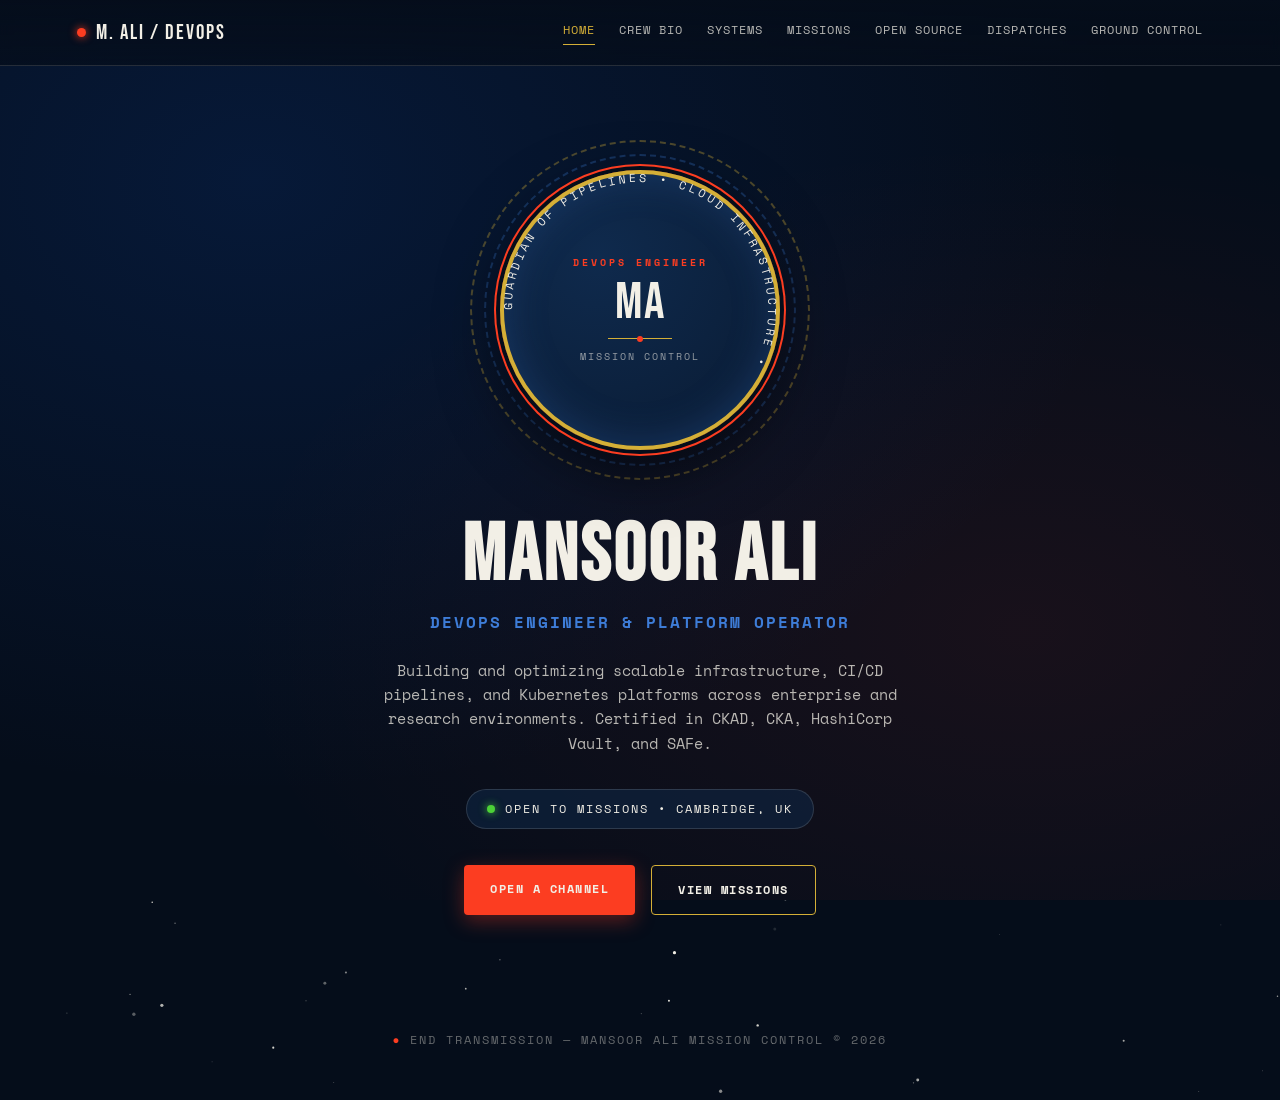
<file: index.html>
<!DOCTYPE html>
<html lang="en">

<head>
  <meta charset="UTF-8">
  <meta name="viewport" content="width=device-width, initial-scale=1.0">
  <title>Mansoor Ali — DevOps Engineer</title>
  <link rel="preconnect" href="https://fonts.googleapis.com">
  <link rel="preconnect" href="https://fonts.gstatic.com" crossorigin>
  <link href="https://fonts.googleapis.com/css2?family=Bebas+Neue&family=Space+Mono:wght@400;700&display=swap"
    rel="stylesheet">
  <link rel="stylesheet" href="styles.css">
</head>

<body>

  <canvas id="starfield"></canvas>
  <div id="stars"></div>

  <div class="content">

    <nav>
      <a class="nav-brand" href="index.html"><span class="dot"></span> M. ALI / DEVOPS</a>
      <button class="nav-toggle" aria-label="Toggle menu">MENU</button>
      <div class="nav-links">
        <a href="index.html" class="active">Home</a>
        <a href="about.html">Crew Bio</a>
        <a href="skills.html">Systems</a>
        <a href="projects.html">Missions</a>
        <a href="opensource.html">Open Source</a>
        <a href="blog.html">Dispatches</a>
        <a href="contact.html">Ground Control</a>
      </div>
    </nav>

    <header class="hero">
      <div class="patch-wrap">
        <div class="patch-ring"></div>
        <div class="patch-ring r2"></div>
        <div class="patch-core">
          <span class="role">DevOps Engineer</span>
          <span class="initials">MA</span>
          <span class="orbit-icon"></span>
          <span class="designation">MISSION CONTROL</span>
        </div>
        <svg class="patch-text" viewBox="0 0 340 340">
          <defs>
            <path id="circlePath" d="M170,170 m-128,0 a128,128 0 1,1 256,0 a128,128 0 1,1 -256,0"></path>
          </defs>
          <text>
            <textPath href="#circlePath">GUARDIAN OF PIPELINES &bull; CLOUD INFRASTRUCTURE &bull; </textPath>
          </text>
        </svg>
      </div>

      <h1>MANSOOR ALI</h1>
      <div class="subtitle">DevOps Engineer &amp; Platform Operator</div>
      <p class="tagline">Building and optimizing scalable infrastructure, CI/CD pipelines, and Kubernetes platforms
        across enterprise and research environments. Certified in CKAD, CKA, HashiCorp Vault, and SAFe.</p>

      <div class="status-strip">
        <span class="led"></span>
        Open to Missions &bull; Cambridge, UK
      </div>

      <div class="hero-ctas">
        <a class="btn btn-primary" href="contact.html">Open a Channel</a>
        <a class="btn btn-outline" href="projects.html">View Missions</a>
      </div>
    </header>

    <footer><span class="blink">&#9679;</span> END TRANSMISSION &mdash; MANSOOR ALI MISSION CONTROL &copy; 2026</footer>

  </div>

  <script src="starfield.js"></script>
</body>

</html>
</file>
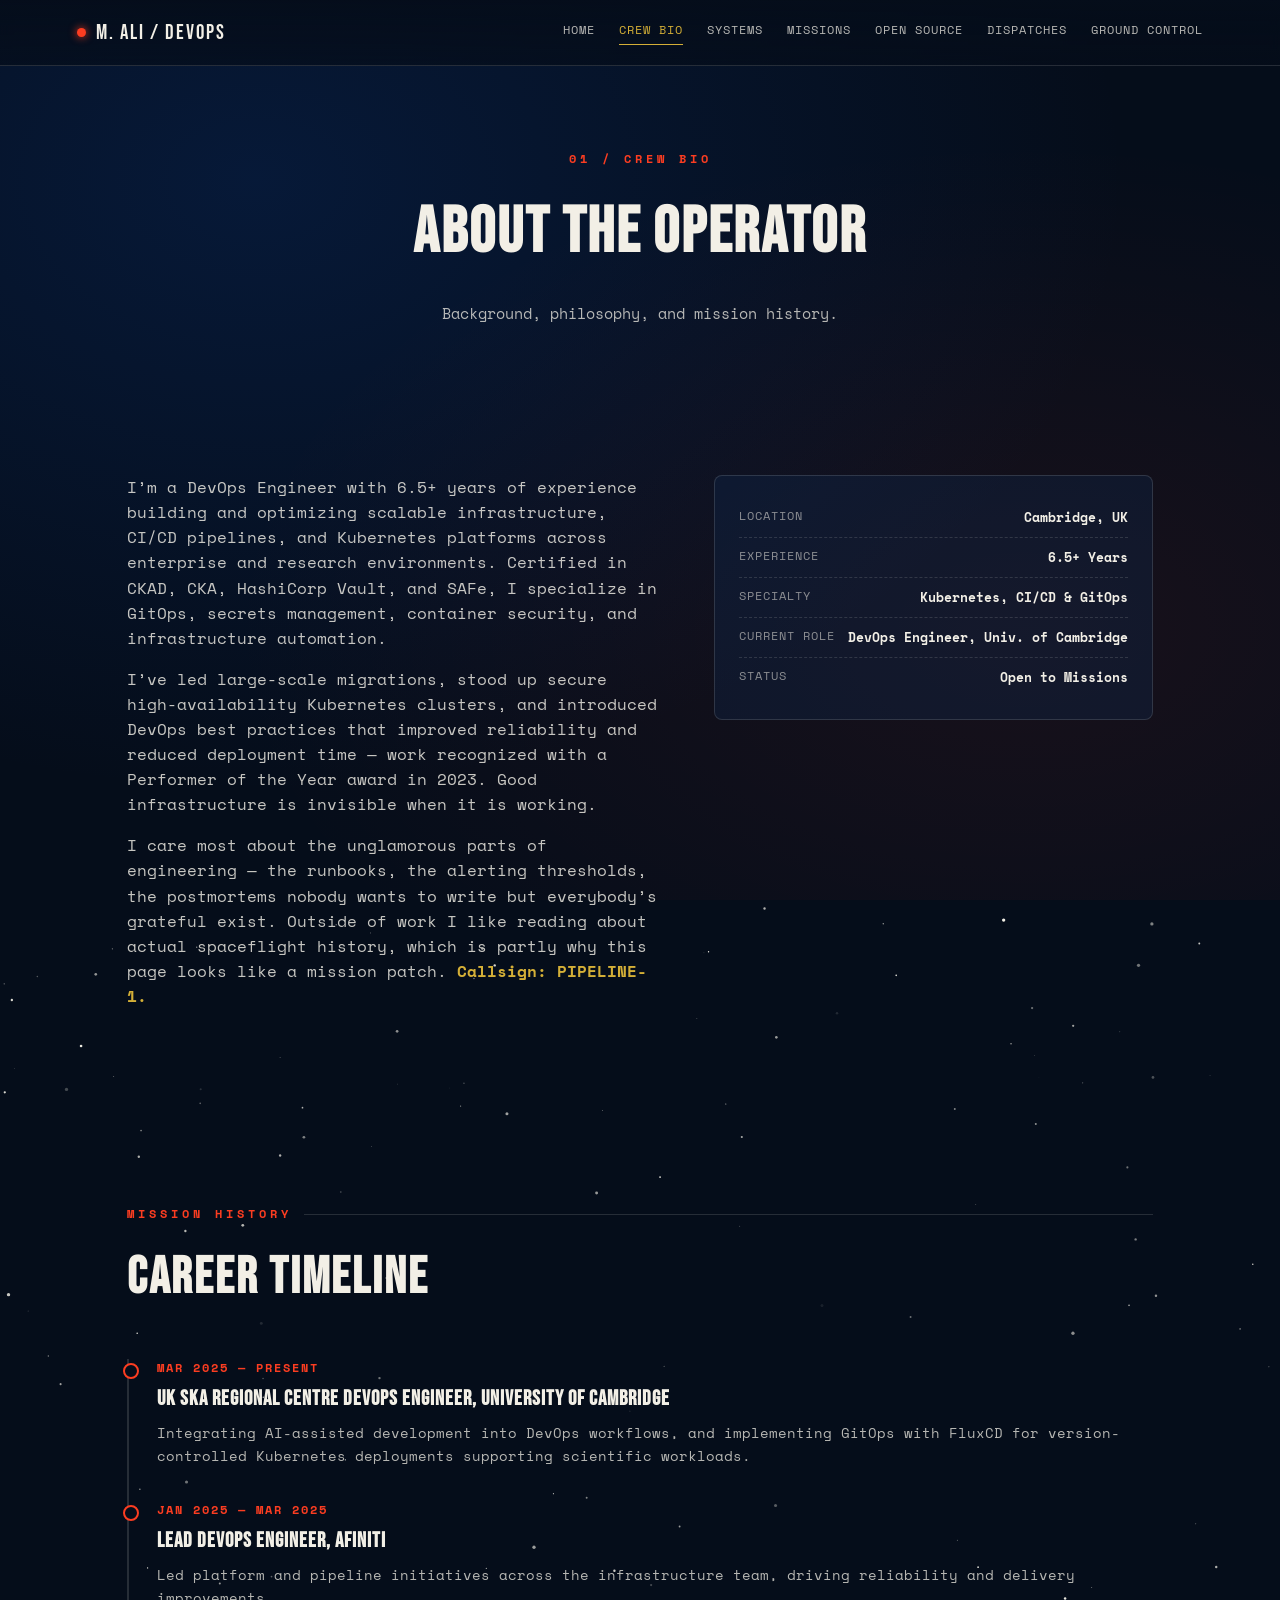
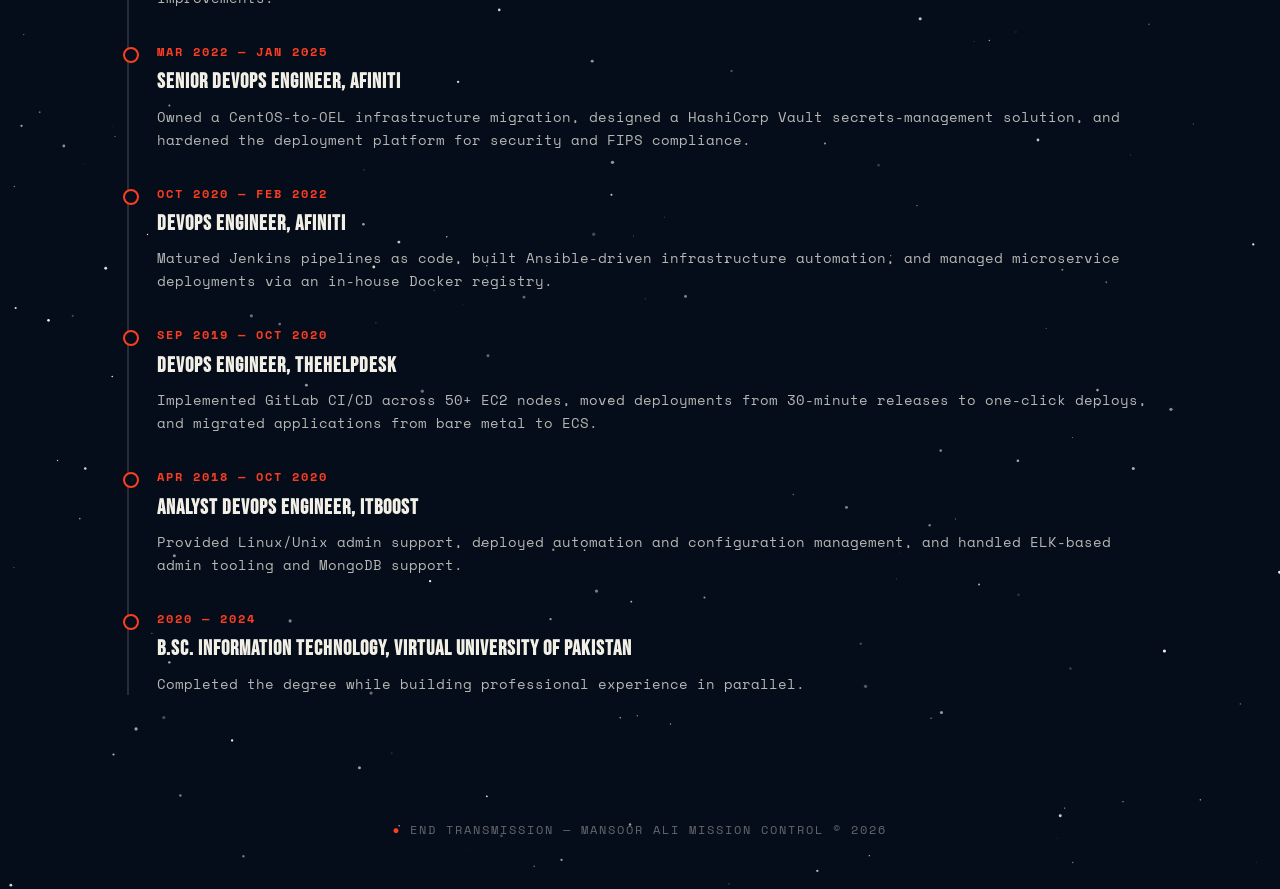
<file: about.html>
<!DOCTYPE html>
<html lang="en">

<head>
  <meta charset="UTF-8">
  <meta name="viewport" content="width=device-width, initial-scale=1.0">
  <title>Crew Bio — Mansoor Ali</title>
  <link rel="preconnect" href="https://fonts.googleapis.com">
  <link rel="preconnect" href="https://fonts.gstatic.com" crossorigin>
  <link href="https://fonts.googleapis.com/css2?family=Bebas+Neue&family=Space+Mono:wght@400;700&display=swap"
    rel="stylesheet">
  <link rel="stylesheet" href="styles.css">
</head>

<body>

  <canvas id="starfield"></canvas>
  <div id="stars"></div>

  <div class="content">

    <nav>
      <a class="nav-brand" href="index.html"><span class="dot"></span> M. ALI / DEVOPS</a>
      <button class="nav-toggle" aria-label="Toggle menu">MENU</button>
      <div class="nav-links">
        <a href="index.html">Home</a>
        <a href="about.html" class="active">Crew Bio</a>
        <a href="skills.html">Systems</a>
        <a href="projects.html">Missions</a>
        <a href="opensource.html">Open Source</a>
        <a href="blog.html">Dispatches</a>
        <a href="contact.html">Ground Control</a>
      </div>
    </nav>

    <div class="page-header">
      <div class="eyebrow">01 / Crew Bio</div>
      <h1>ABOUT THE OPERATOR</h1>
      <p class="lead">Background, philosophy, and mission history.</p>
    </div>

    <section>
      <div class="about-grid">
        <div class="about-text">
          <p>I&rsquo;m a DevOps Engineer with 6.5+ years of experience building and optimizing scalable infrastructure,
            CI/CD pipelines, and Kubernetes platforms across enterprise and research environments. Certified in CKAD,
            CKA, HashiCorp Vault, and SAFe, I specialize in GitOps, secrets management, container security, and
            infrastructure automation.</p>
          <p>I&rsquo;ve led large-scale migrations, stood up secure high-availability Kubernetes clusters, and
            introduced
            DevOps best practices that improved reliability and reduced deployment time &mdash; work recognized with a
            Performer of the Year award in 2023. Good infrastructure is invisible when it is working.</p>
          <p>I care most about the unglamorous parts of engineering &mdash; the runbooks, the alerting thresholds, the
            postmortems nobody wants to write but everybody&rsquo;s grateful exist. Outside of work I like reading about
            actual spaceflight history, which is partly why this page looks like a mission patch. <span
              class="callsign">Callsign: PIPELINE-1.</span></p>
        </div>
        <div class="log-card">
          <div class="log-line"><span>Location</span><span>Cambridge, UK</span></div>
          <div class="log-line"><span>Experience</span><span>6.5+ Years</span></div>
          <div class="log-line"><span>Specialty</span><span>Kubernetes, CI/CD &amp; GitOps</span></div>
          <div class="log-line"><span>Current Role</span><span>DevOps Engineer, Univ. of Cambridge</span></div>
          <div class="log-line"><span>Status</span><span>Open to Missions</span></div>
        </div>
      </div>
    </section>

    <section>
      <div class="eyebrow">Mission History</div>
      <h2 class="section-title">CAREER TIMELINE</h2>
      <div class="timeline">
        <div class="timeline-item">
          <div class="t-year">Mar 2025 &mdash; Present</div>
          <h4>UK SKA Regional Centre DevOps Engineer, University of Cambridge</h4>
          <p>Integrating AI-assisted development into DevOps workflows, and implementing GitOps with FluxCD for
            version-controlled Kubernetes deployments supporting scientific workloads.</p>
        </div>
        <div class="timeline-item">
          <div class="t-year">Jan 2025 &mdash; Mar 2025</div>
          <h4>Lead DevOps Engineer, Afiniti</h4>
          <p>Led platform and pipeline initiatives across the infrastructure team, driving reliability and
            delivery improvements.</p>
        </div>
        <div class="timeline-item">
          <div class="t-year">Mar 2022 &mdash; Jan 2025</div>
          <h4>Senior DevOps Engineer, Afiniti</h4>
          <p>Owned a CentOS-to-OEL infrastructure migration, designed a HashiCorp Vault secrets-management solution,
            and hardened the deployment platform for security and FIPS compliance.</p>
        </div>
        <div class="timeline-item">
          <div class="t-year">Oct 2020 &mdash; Feb 2022</div>
          <h4>DevOps Engineer, Afiniti</h4>
          <p>Matured Jenkins pipelines as code, built Ansible-driven infrastructure automation, and managed microservice
            deployments via an in-house Docker registry.</p>
        </div>
        <div class="timeline-item">
          <div class="t-year">Sep 2019 &mdash; Oct 2020</div>
          <h4>DevOps Engineer, TheHelpDesk</h4>
          <p>Implemented GitLab CI/CD across 50+ EC2 nodes, moved deployments from 30-minute releases to one-click
            deploys, and migrated applications from bare metal to ECS.</p>
        </div>
        <div class="timeline-item">
          <div class="t-year">Apr 2018 &mdash; Oct 2020</div>
          <h4>Analyst DevOps Engineer, ITBoost</h4>
          <p>Provided Linux/Unix admin support, deployed automation and configuration management, and handled ELK-based
            admin tooling and MongoDB support.</p>
        </div>
        <div class="timeline-item">
          <div class="t-year">2020 &mdash; 2024</div>
          <h4>B.Sc. Information Technology, Virtual University of Pakistan</h4>
          <p>Completed the degree while building professional experience in parallel.</p>
        </div>
      </div>
    </section>

    <footer><span class="blink">&#9679;</span> END TRANSMISSION &mdash; MANSOOR ALI MISSION CONTROL &copy; 2026</footer>

  </div>

  <script src="starfield.js"></script>
</body>

</html>
</file>
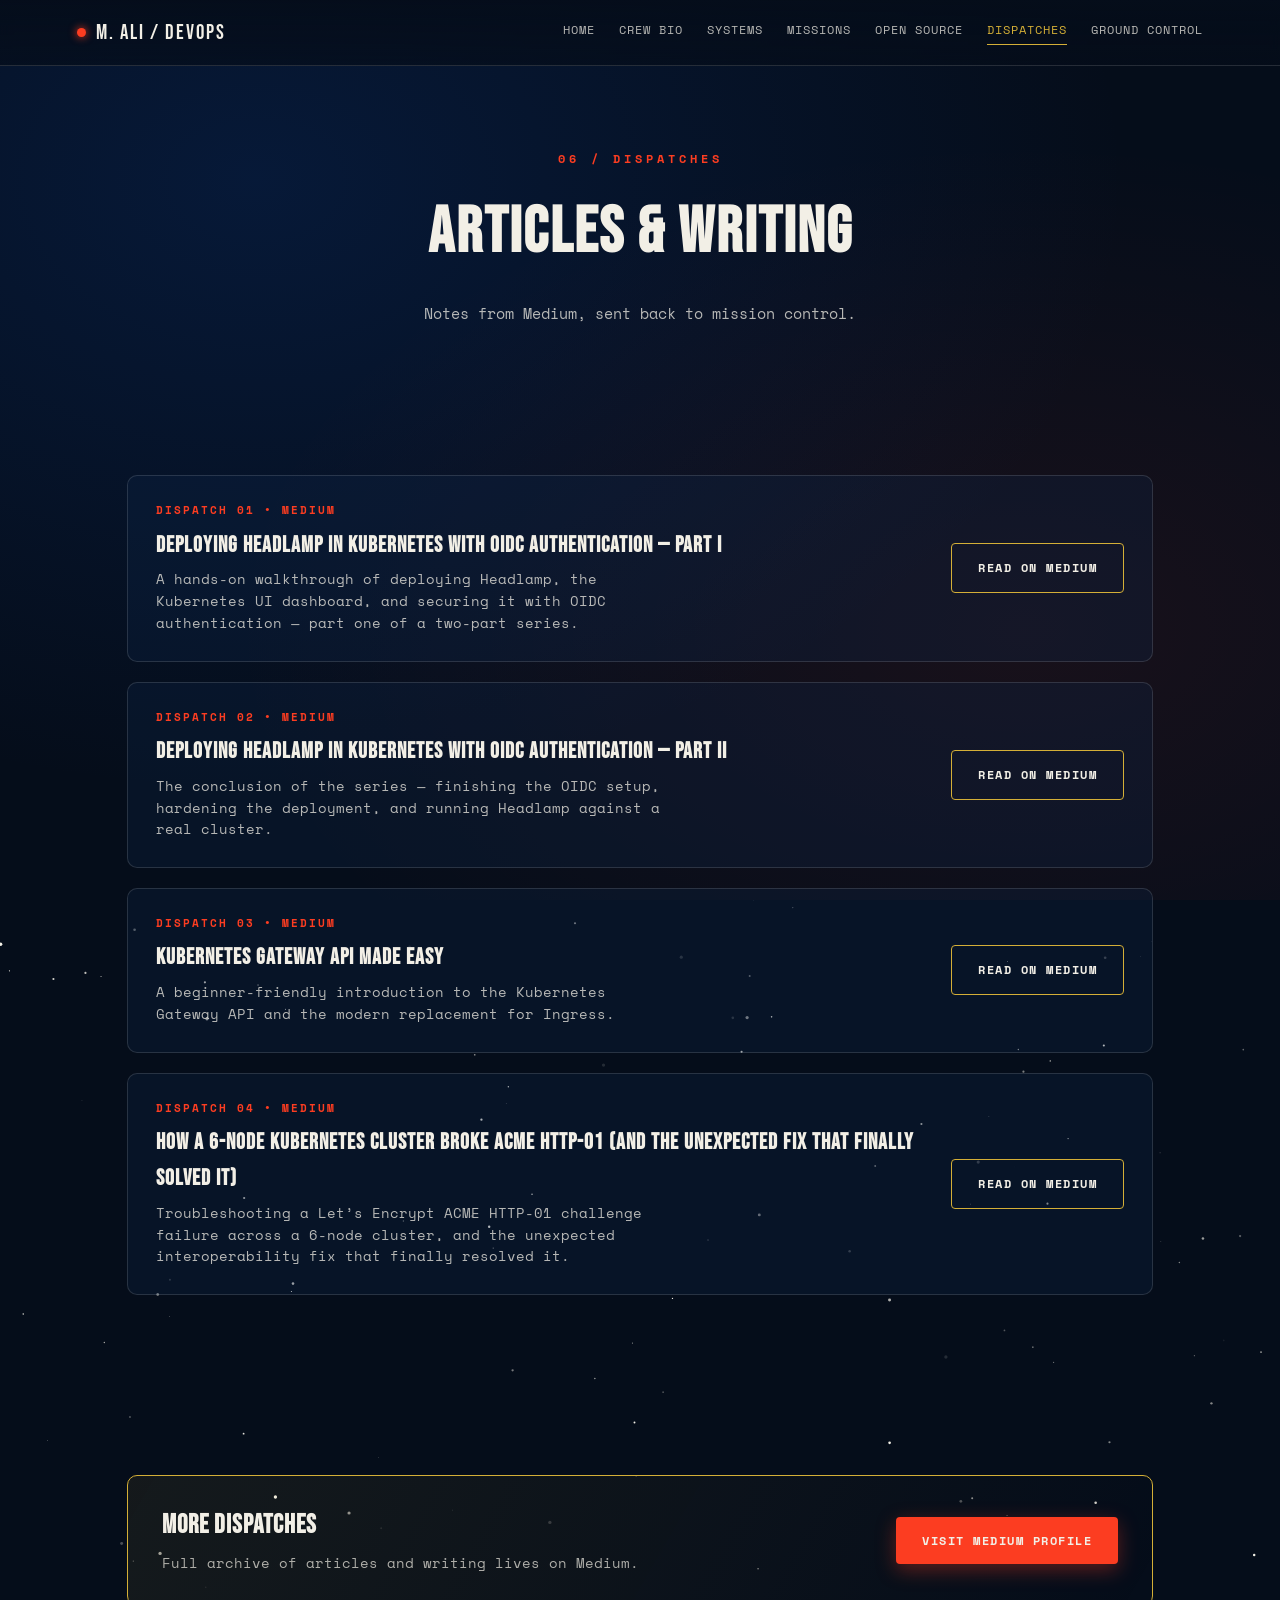
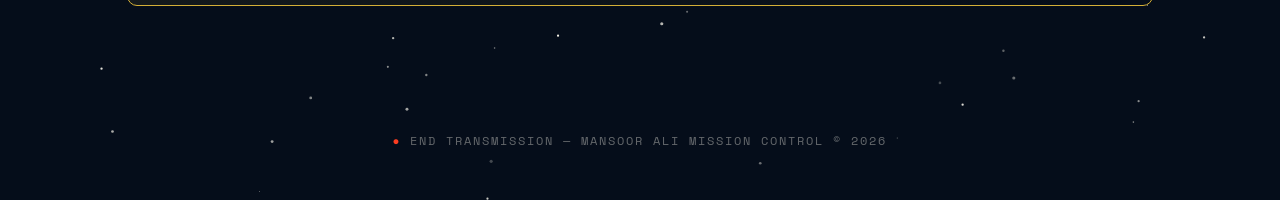
<file: blog.html>
<!DOCTYPE html>
<html lang="en">

<head>
  <meta charset="UTF-8">
  <meta name="viewport" content="width=device-width, initial-scale=1.0">
  <title>Dispatches — Mansoor Ali</title>
  <link rel="preconnect" href="https://fonts.googleapis.com">
  <link rel="preconnect" href="https://fonts.gstatic.com" crossorigin>
  <link href="https://fonts.googleapis.com/css2?family=Bebas+Neue&family=Space+Mono:wght@400;700&display=swap"
    rel="stylesheet">
  <link rel="stylesheet" href="styles.css">
</head>

<body>

  <canvas id="starfield"></canvas>
  <div id="stars"></div>

  <div class="content">

    <nav>
      <a class="nav-brand" href="index.html"><span class="dot"></span> M. ALI / DEVOPS</a>
      <button class="nav-toggle" aria-label="Toggle menu">MENU</button>
      <div class="nav-links">
        <a href="index.html">Home</a>
        <a href="about.html">Crew Bio</a>
        <a href="skills.html">Systems</a>
        <a href="projects.html">Missions</a>
        <a href="opensource.html">Open Source</a>
        <a href="blog.html" class="active">Dispatches</a>
        <a href="contact.html">Ground Control</a>
      </div>
    </nav>

    <div class="page-header">
      <div class="eyebrow">06 / Dispatches</div>
      <h1>ARTICLES &amp; WRITING</h1>
      <p class="lead">Notes from Medium, sent back to mission control.</p>
    </div>

    <section>
      <div class="dispatch-list">

        <div class="dispatch-card">
          <div>
            <div class="dispatch-meta">Dispatch 01 &bull; Medium</div>
            <h3>Deploying Headlamp in Kubernetes with OIDC Authentication &mdash; Part I</h3>
            <p>A hands-on walkthrough of deploying Headlamp, the Kubernetes UI dashboard, and securing it with OIDC
              authentication &mdash; part one of a two-part series.</p>
          </div>
          <a class="btn btn-outline" href="https://medium.com/@imansoorali/deploying-headlamp-in-kubernetes-with-oidc-authentication-part-i-785133c3fc22" target="_blank" rel="noopener">Read on Medium</a>
        </div>

        <div class="dispatch-card">
          <div>
            <div class="dispatch-meta">Dispatch 02 &bull; Medium</div>
            <h3>Deploying Headlamp in Kubernetes with OIDC Authentication &mdash; Part II</h3>
            <p>The conclusion of the series &mdash; finishing the OIDC setup, hardening the deployment, and running
              Headlamp against a real cluster.</p>
          </div>
          <a class="btn btn-outline" href="https://medium.com/@imansoorali/deploying-headlamp-in-kubernetes-with-oidc-authentication-part-ii-37a834c0e260" target="_blank" rel="noopener">Read on Medium</a>
        </div>

        <div class="dispatch-card">
          <div>
            <div class="dispatch-meta">Dispatch 03 &bull; Medium</div>
            <h3>Kubernetes Gateway API Made Easy</h3>
            <p>A beginner-friendly introduction to the Kubernetes Gateway API and the modern replacement for
              Ingress.</p>
          </div>
          <a class="btn btn-outline" href="https://medium.com/@imansoorali/kubernetes-gateway-api-made-easy-5fc4e7313857" target="_blank" rel="noopener">Read on Medium</a>
        </div>

        <div class="dispatch-card">
          <div>
            <div class="dispatch-meta">Dispatch 04 &bull; Medium</div>
            <h3>How a 6-Node Kubernetes Cluster Broke ACME HTTP-01 (And the Unexpected Fix That Finally Solved It)</h3>
            <p>Troubleshooting a Let&rsquo;s Encrypt ACME HTTP-01 challenge failure across a 6-node cluster, and the
              unexpected interoperability fix that finally resolved it.</p>
          </div>
          <a class="btn btn-outline" href="https://medium.com/@imansoorali/how-a-6-node-kubernetes-cluster-broke-acme-http-01-and-the-unexpected-fix-that-finally-solved-it-0cec957656d0" target="_blank" rel="noopener">Read on Medium</a>
        </div>

      </div>
    </section>

    <section>
      <div class="manifest">
        <div class="m-left">
          <h3>More Dispatches</h3>
          <p>Full archive of articles and writing lives on Medium.</p>
        </div>
        <a class="btn btn-primary" href="https://medium.com/@imansoorali" target="_blank" rel="noopener">Visit Medium
          Profile</a>
      </div>
    </section>

    <footer><span class="blink">&#9679;</span> END TRANSMISSION &mdash; MANSOOR ALI MISSION CONTROL &copy; 2026</footer>

  </div>

  <script src="starfield.js"></script>
</body>

</html>
</file>
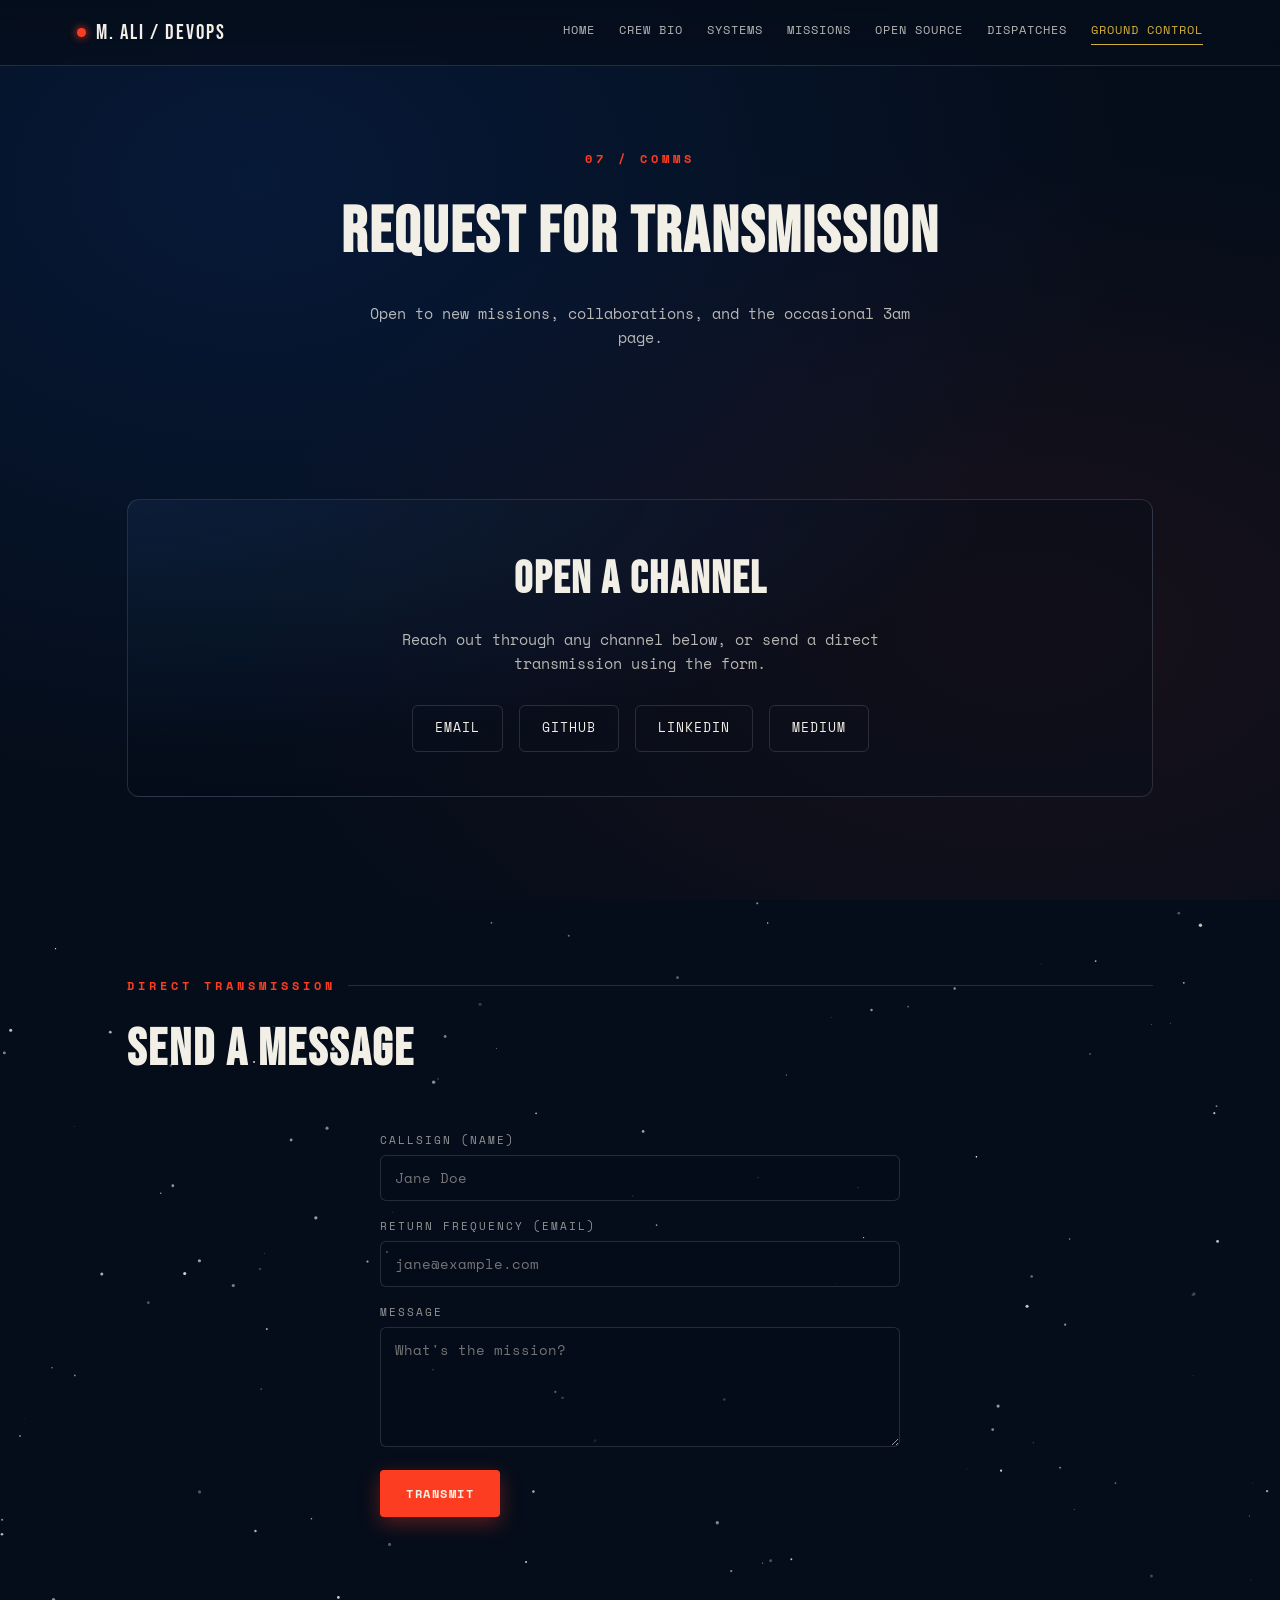
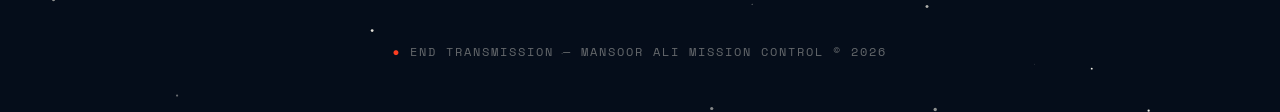
<file: contact.html>
<!DOCTYPE html>
<html lang="en">

<head>
  <meta charset="UTF-8">
  <meta name="viewport" content="width=device-width, initial-scale=1.0">
  <title>Ground Control — Mansoor Ali</title>
  <link rel="preconnect" href="https://fonts.googleapis.com">
  <link rel="preconnect" href="https://fonts.gstatic.com" crossorigin>
  <link href="https://fonts.googleapis.com/css2?family=Bebas+Neue&family=Space+Mono:wght@400;700&display=swap"
    rel="stylesheet">
  <link rel="stylesheet" href="styles.css">
</head>

<body>

  <canvas id="starfield"></canvas>
  <div id="stars"></div>

  <div class="content">

    <nav>
      <a class="nav-brand" href="index.html"><span class="dot"></span> M. ALI / DEVOPS</a>
      <button class="nav-toggle" aria-label="Toggle menu">MENU</button>
      <div class="nav-links">
        <a href="index.html">Home</a>
        <a href="about.html">Crew Bio</a>
        <a href="skills.html">Systems</a>
        <a href="projects.html">Missions</a>
        <a href="opensource.html">Open Source</a>
        <a href="blog.html">Dispatches</a>
        <a href="contact.html" class="active">Ground Control</a>
      </div>
    </nav>

    <div class="page-header">
      <div class="eyebrow">07 / Comms</div>
      <h1>REQUEST FOR TRANSMISSION</h1>
      <p class="lead">Open to new missions, collaborations, and the occasional 3am page.</p>
    </div>

    <section>
      <div class="ground-control">
        <h2>OPEN A CHANNEL</h2>
        <p>Reach out through any channel below, or send a direct transmission using the form.</p>
        <div class="contact-links">
          <a href="mailto:imansoorali@aol.com">Email</a>
          <a href="https://github.com/m-mansoorali" target="_blank" rel="noopener">GitHub</a>
          <a href="https://www.linkedin.com/in/imansoor-ali" target="_blank" rel="noopener">LinkedIn</a>
          <a href="https://medium.com/@imansoorali" target="_blank" rel="noopener">Medium</a>
        </div>
      </div>
    </section>

    <section>
      <div class="eyebrow">Direct Transmission</div>
      <h2 class="section-title">SEND A MESSAGE</h2>
      <form class="contact-form" action="mailto:imansoorali@aol.com" method="post" enctype="text/plain">
        <div>
          <label for="name">Callsign (Name)</label>
          <input type="text" id="name" name="name" placeholder="Jane Doe" required>
        </div>
        <div>
          <label for="email">Return Frequency (Email)</label>
          <input type="email" id="email" name="email" placeholder="jane@example.com" required>
        </div>
        <div>
          <label for="message">Message</label>
          <textarea id="message" name="message" placeholder="What's the mission?" required></textarea>
        </div>
        <button type="submit" class="btn btn-primary" style="align-self:flex-start;">Transmit</button>
      </form>
    </section>

    <footer><span class="blink">&#9679;</span> END TRANSMISSION &mdash; MANSOOR ALI MISSION CONTROL &copy; 2026</footer>

  </div>

  <script src="starfield.js"></script>
</body>

</html>
</file>
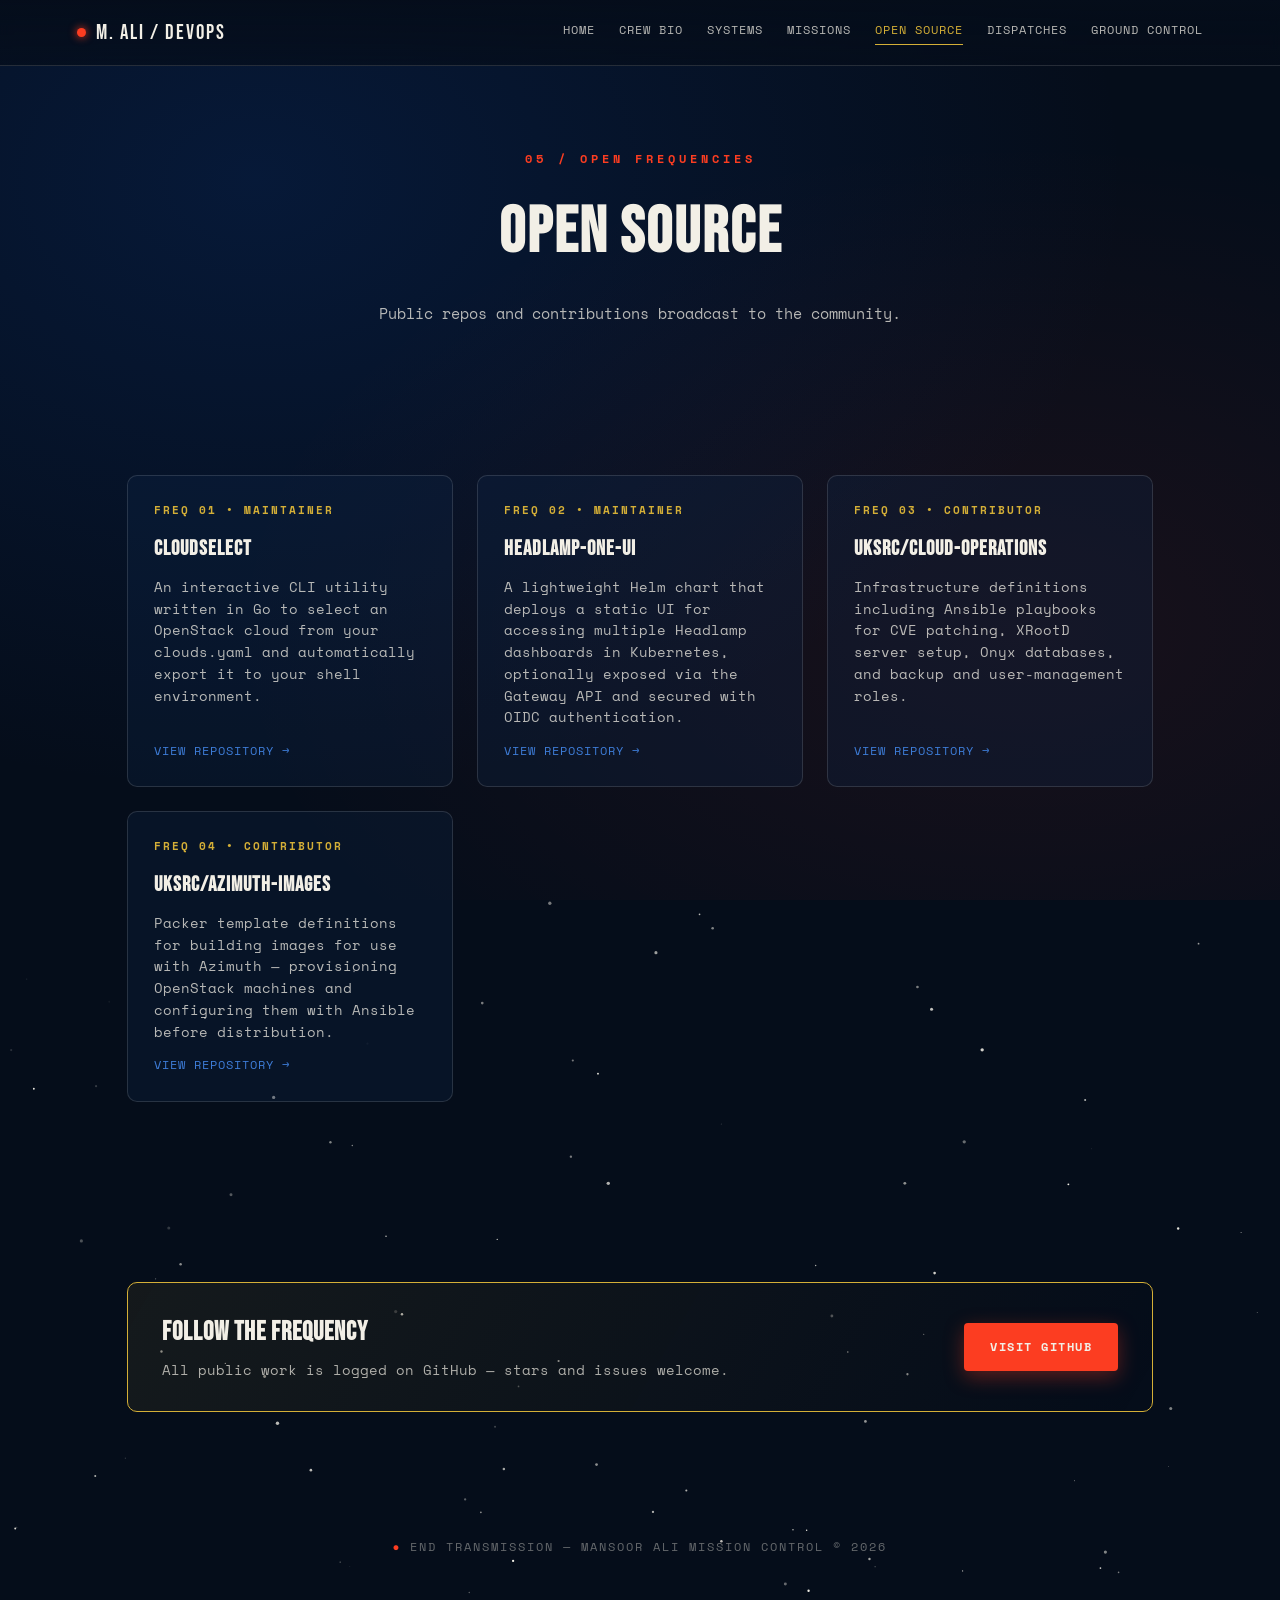
<file: opensource.html>
<!DOCTYPE html>
<html lang="en">

<head>
  <meta charset="UTF-8">
  <meta name="viewport" content="width=device-width, initial-scale=1.0">
  <title>Open Frequencies — Mansoor ALi</title>
  <link rel="preconnect" href="https://fonts.googleapis.com">
  <link rel="preconnect" href="https://fonts.gstatic.com" crossorigin>
  <link href="https://fonts.googleapis.com/css2?family=Bebas+Neue&family=Space+Mono:wght@400;700&display=swap"
    rel="stylesheet">
  <link rel="stylesheet" href="styles.css">
</head>

<body>

  <canvas id="starfield"></canvas>
  <div id="stars"></div>

  <div class="content">

    <nav>
      <a class="nav-brand" href="index.html"><span class="dot"></span> M. ALI / DEVOPS</a>
      <button class="nav-toggle" aria-label="Toggle menu">MENU</button>
      <div class="nav-links">
        <a href="index.html">Home</a>
        <a href="about.html">Crew Bio</a>
        <a href="skills.html">Systems</a>
        <a href="projects.html">Missions</a>
        <a href="opensource.html" class="active">Open Source</a>
        <a href="blog.html">Dispatches</a>
        <a href="contact.html">Ground Control</a>
      </div>
    </nav>

    <div class="page-header">
      <div class="eyebrow">05 / Open Frequencies</div>
      <h1>OPEN SOURCE</h1>
      <p class="lead">Public repos and contributions broadcast to the community.</p>
    </div>

    <section>
      <div class="transmission-grid">

        <div class="transmission-card">
          <div class="freq">FREQ 01 &bull; Maintainer</div>
          <h3>cloudselect</h3>
          <p>An interactive CLI utility written in Go to select an OpenStack cloud from your clouds.yaml and
            automatically export it to your shell environment.</p>
          <a class="repo-link" href="https://github.com/m-mansoorali/cloudselect" target="_blank" rel="noopener">View Repository &#8594;</a>
        </div>

        <div class="transmission-card">
          <div class="freq">FREQ 02 &bull; Maintainer</div>
          <h3>headlamp-one-ui</h3>
          <p>A lightweight Helm chart that deploys a static UI for accessing multiple Headlamp dashboards in
            Kubernetes, optionally exposed via the Gateway API and secured with OIDC authentication.</p>
          <a class="repo-link" href="https://github.com/m-mansoorali/headlamp-one-ui" target="_blank" rel="noopener">View Repository &#8594;</a>
        </div>

        <div class="transmission-card">
          <div class="freq">FREQ 03 &bull; Contributor</div>
          <h3>uksrc/cloud-operations</h3>
          <p>Infrastructure definitions including Ansible playbooks for CVE patching, XRootD server setup, Onyx
            databases, and backup and user-management roles.</p>
          <a class="repo-link" href="https://github.com/uksrc/cloud-operations" target="_blank" rel="noopener">View Repository &#8594;</a>
        </div>

        <div class="transmission-card">
          <div class="freq">FREQ 04 &bull; Contributor</div>
          <h3>uksrc/azimuth-images</h3>
          <p>Packer template definitions for building images for use with Azimuth &mdash; provisioning OpenStack
            machines and configuring them with Ansible before distribution.</p>
          <a class="repo-link" href="https://github.com/uksrc/azimuth-images" target="_blank" rel="noopener">View Repository &#8594;</a>
        </div>

      </div>
    </section>

    <section>
      <div class="manifest">
        <div class="m-left">
          <h3>Follow the Frequency</h3>
          <p>All public work is logged on GitHub &mdash; stars and issues welcome.</p>
        </div>
        <a class="btn btn-primary" href="https://github.com/m-mansoorali" target="_blank" rel="noopener">Visit GitHub</a>
      </div>
    </section>

    <footer><span class="blink">&#9679;</span> END TRANSMISSION &mdash; MANSOOR ALI MISSION CONTROL &copy; 2026</footer>

  </div>

  <script src="starfield.js"></script>
</body>

</html>
</file>
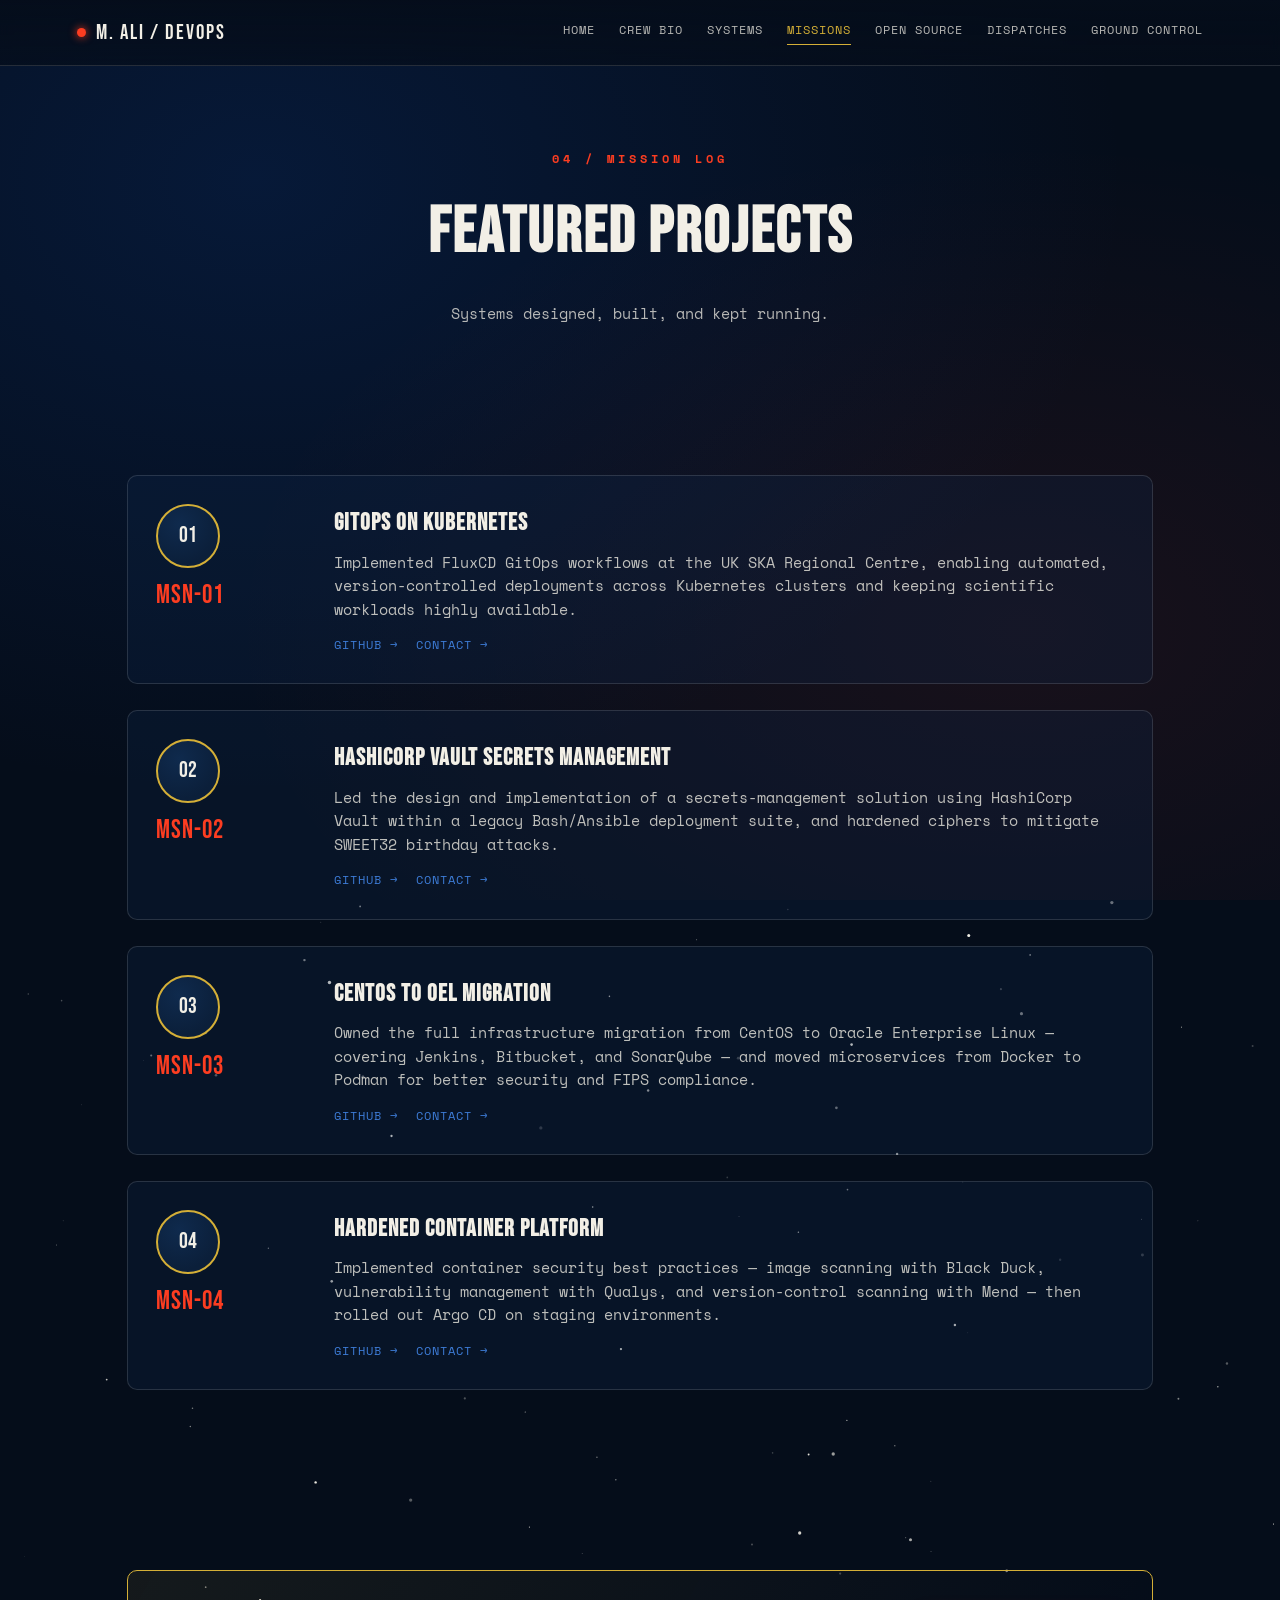
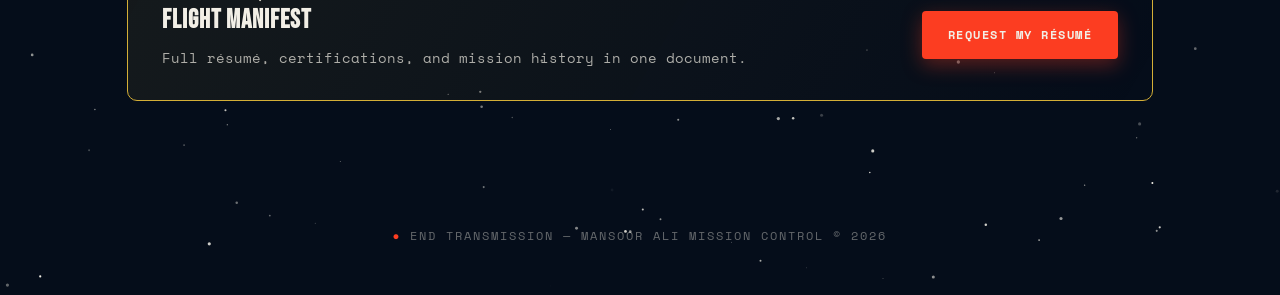
<file: projects.html>
<!DOCTYPE html>
<html lang="en">

<head>
  <meta charset="UTF-8">
  <meta name="viewport" content="width=device-width, initial-scale=1.0">
  <title>Mission Log — Mansoor Ali</title>
  <link rel="preconnect" href="https://fonts.googleapis.com">
  <link rel="preconnect" href="https://fonts.gstatic.com" crossorigin>
  <link href="https://fonts.googleapis.com/css2?family=Bebas+Neue&family=Space+Mono:wght@400;700&display=swap"
    rel="stylesheet">
  <link rel="stylesheet" href="styles.css">
</head>

<body>

  <canvas id="starfield"></canvas>
  <div id="stars"></div>

  <div class="content">

    <nav>
      <a class="nav-brand" href="index.html"><span class="dot"></span> M. ALI / DEVOPS</a>
      <button class="nav-toggle" aria-label="Toggle menu">MENU</button>
      <div class="nav-links">
        <a href="index.html">Home</a>
        <a href="about.html">Crew Bio</a>
        <a href="skills.html">Systems</a>
        <a href="projects.html" class="active">Missions</a>
        <a href="opensource.html">Open Source</a>
        <a href="blog.html">Dispatches</a>
        <a href="contact.html">Ground Control</a>
      </div>
    </nav>

    <div class="page-header">
      <div class="eyebrow">04 / Mission Log</div>
      <h1>FEATURED PROJECTS</h1>
      <p class="lead">Systems designed, built, and kept running.</p>
    </div>

    <section>
      <div class="missions">

        <div class="mission-card">
          <div class="mission-id">
            <div class="mission-badge">01</div>
            <div class="msn">MSN-01</div>
          </div>
          <div class="mission-body">
            <h3>GitOps on Kubernetes</h3>
            <p>Implemented FluxCD GitOps workflows at the UK SKA Regional Centre, enabling automated, version-controlled
              deployments across Kubernetes clusters and keeping scientific workloads highly available.</p>
            <div class="mission-links">
              <a href="https://github.com/m-mansoorali" target="_blank" rel="noopener">GitHub &#8594;</a>
              <a href="contact.html">Contact &#8594;</a>
            </div>
          </div>
        </div>

        <div class="mission-card">
          <div class="mission-id">
            <div class="mission-badge">02</div>
            <div class="msn">MSN-02</div>
          </div>
          <div class="mission-body">
            <h3>HashiCorp Vault Secrets Management</h3>
            <p>Led the design and implementation of a secrets-management solution using HashiCorp Vault within a legacy
              Bash/Ansible deployment suite, and hardened ciphers to mitigate SWEET32 birthday attacks.</p>
            <div class="mission-links">
              <a href="https://github.com/m-mansoorali" target="_blank" rel="noopener">GitHub &#8594;</a>
              <a href="contact.html">Contact &#8594;</a>
            </div>
          </div>
        </div>

        <div class="mission-card">
          <div class="mission-id">
            <div class="mission-badge">03</div>
            <div class="msn">MSN-03</div>
          </div>
          <div class="mission-body">
            <h3>CentOS to OEL Migration</h3>
            <p>Owned the full infrastructure migration from CentOS to Oracle Enterprise Linux &mdash; covering Jenkins,
              Bitbucket, and SonarQube &mdash; and moved microservices from Docker to Podman for better security and
              FIPS compliance.</p>
            <div class="mission-links">
              <a href="https://github.com/m-mansoorali" target="_blank" rel="noopener">GitHub &#8594;</a>
              <a href="contact.html">Contact &#8594;</a>
            </div>
          </div>
        </div>

        <div class="mission-card">
          <div class="mission-id">
            <div class="mission-badge">04</div>
            <div class="msn">MSN-04</div>
          </div>
          <div class="mission-body">
            <h3>Hardened Container Platform</h3>
            <p>Implemented container security best practices &mdash; image scanning with Black Duck, vulnerability
              management with Qualys, and version-control scanning with Mend &mdash; then rolled out Argo CD on staging
              environments.</p>
            <div class="mission-links">
              <a href="https://github.com/m-mansoorali" target="_blank" rel="noopener">GitHub &#8594;</a>
              <a href="contact.html">Contact &#8594;</a>
            </div>
          </div>
        </div>

      </div>
    </section>

    <section>
      <div class="manifest">
        <div class="m-left">
          <h3>Flight Manifest</h3>
          <p>Full résumé, certifications, and mission history in one document.</p>
        </div>
        <a class="btn btn-primary" href="contact.html">Request My Résumé</a>
      </div>
    </section>

    <footer><span class="blink">&#9679;</span> END TRANSMISSION &mdash; MANSOOR ALI MISSION CONTROL &copy; 2026</footer>

  </div>

  <script src="starfield.js"></script>
</body>

</html>
</file>
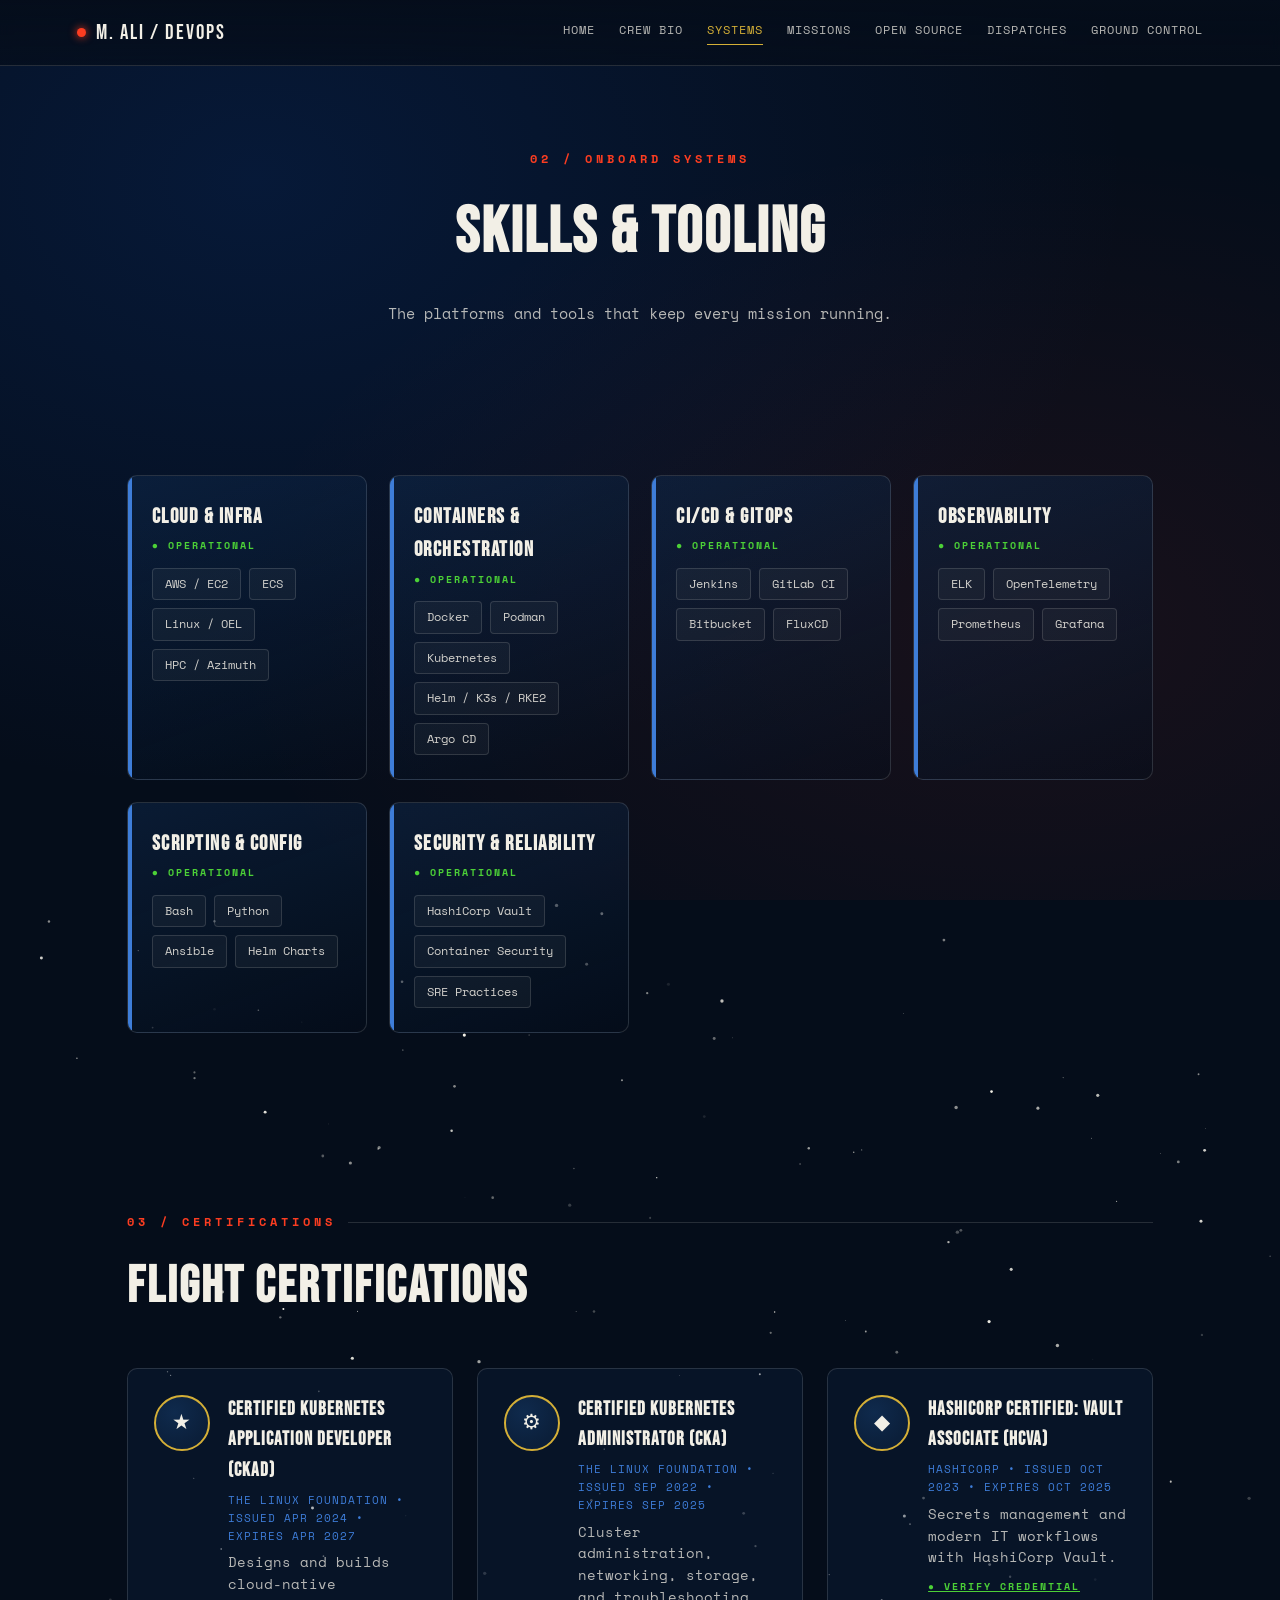
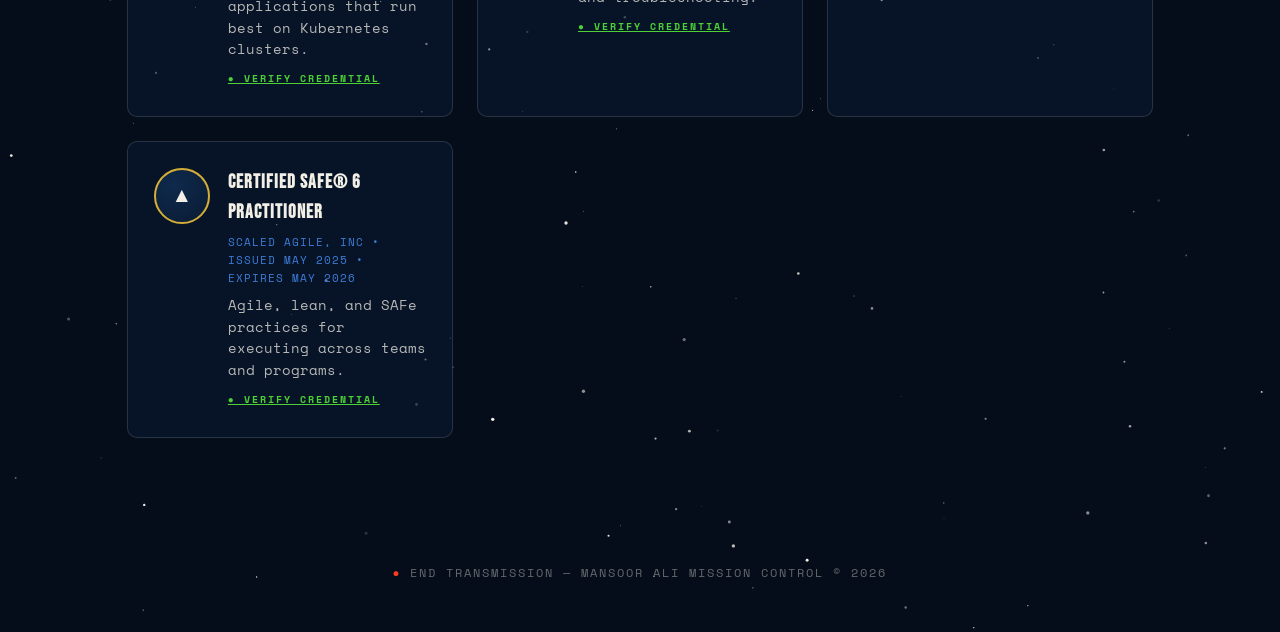
<file: skills.html>
<!DOCTYPE html>
<html lang="en">

<head>
  <meta charset="UTF-8">
  <meta name="viewport" content="width=device-width, initial-scale=1.0">
  <title>Onboard Systems — Mansoor Ali</title>
  <link rel="preconnect" href="https://fonts.googleapis.com">
  <link rel="preconnect" href="https://fonts.gstatic.com" crossorigin>
  <link href="https://fonts.googleapis.com/css2?family=Bebas+Neue&family=Space+Mono:wght@400;700&display=swap"
    rel="stylesheet">
  <link rel="stylesheet" href="styles.css">
</head>

<body>

  <canvas id="starfield"></canvas>
  <div id="stars"></div>

  <div class="content">

    <nav>
      <a class="nav-brand" href="index.html"><span class="dot"></span> M. ALI / DEVOPS</a>
      <button class="nav-toggle" aria-label="Toggle menu">MENU</button>
      <div class="nav-links">
        <a href="index.html">Home</a>
        <a href="about.html">Crew Bio</a>
        <a href="skills.html" class="active">Systems</a>
        <a href="projects.html">Missions</a>
        <a href="opensource.html">Open Source</a>
        <a href="blog.html">Dispatches</a>
        <a href="contact.html">Ground Control</a>
      </div>
    </nav>

    <div class="page-header">
      <div class="eyebrow">02 / Onboard Systems</div>
      <h1>SKILLS &amp; TOOLING</h1>
      <p class="lead">The platforms and tools that keep every mission running.</p>
    </div>

    <section>
      <div class="systems-grid">
        <div class="system-panel">
          <h3>Cloud &amp; Infra</h3>
          <span class="sys-status">&#9679; Operational</span>
          <div class="chip-row">
            <span class="chip">AWS / EC2</span>
            <span class="chip">ECS</span>
            <span class="chip">Linux / OEL</span>
            <span class="chip">HPC / Azimuth</span>
          </div>
        </div>
        <div class="system-panel">
          <h3>Containers &amp; Orchestration</h3>
          <span class="sys-status">&#9679; Operational</span>
          <div class="chip-row">
            <span class="chip">Docker</span>
            <span class="chip">Podman</span>
            <span class="chip">Kubernetes</span>
            <span class="chip">Helm / K3s / RKE2</span>
            <span class="chip">Argo CD</span>
          </div>
        </div>
        <div class="system-panel">
          <h3>CI/CD &amp; GitOps</h3>
          <span class="sys-status">&#9679; Operational</span>
          <div class="chip-row">
            <span class="chip">Jenkins</span>
            <span class="chip">GitLab CI</span>
            <span class="chip">Bitbucket</span>
            <span class="chip">FluxCD</span>
          </div>
        </div>
        <div class="system-panel">
          <h3>Observability</h3>
          <span class="sys-status">&#9679; Operational</span>
          <div class="chip-row">
            <span class="chip">ELK</span>
            <span class="chip">OpenTelemetry</span>
            <span class="chip">Prometheus</span>
            <span class="chip">Grafana</span>
          </div>
        </div>
        <div class="system-panel">
          <h3>Scripting &amp; Config</h3>
          <span class="sys-status">&#9679; Operational</span>
          <div class="chip-row">
            <span class="chip">Bash</span>
            <span class="chip">Python</span>
            <span class="chip">Ansible</span>
            <span class="chip">Helm Charts</span>
          </div>
        </div>
        <div class="system-panel">
          <h3>Security &amp; Reliability</h3>
          <span class="sys-status">&#9679; Operational</span>
          <div class="chip-row">
            <span class="chip">HashiCorp Vault</span>
            <span class="chip">Container Security</span>
            <span class="chip">SRE Practices</span>
          </div>
        </div>
      </div>
    </section>

    <section>
      <div class="eyebrow">03 / Certifications</div>
      <h2 class="section-title">FLIGHT CERTIFICATIONS</h2>
      <div class="cert-grid">
        <div class="cert-card">
          <div class="cert-seal">&#9733;</div>
          <div>
            <h3>Certified Kubernetes Application Developer (CKAD)</h3>
            <div class="cert-meta">The Linux Foundation &bull; Issued Apr 2024 &bull; Expires Apr 2027</div>
            <p>Designs and builds cloud-native applications that run best on Kubernetes clusters.</p>
            <a class="cert-status" href="https://www.credly.com/badges/3612eb2a-b612-44e6-8d25-68f7254ce2a5/public_url" target="_blank" rel="noopener">&#9679; Verify Credential</a>
          </div>
        </div>
        <div class="cert-card">
          <div class="cert-seal">&#9881;</div>
          <div>
            <h3>Certified Kubernetes Administrator (CKA)</h3>
            <div class="cert-meta">The Linux Foundation &bull; Issued Sep 2022 &bull; Expires Sep 2025</div>
            <p>Cluster administration, networking, storage, and troubleshooting.</p>
            <a class="cert-status" href="https://www.credly.com/badges/c7265061-3427-4525-99cc-97a04bca9ad8/public_url" target="_blank" rel="noopener">&#9679; Verify Credential</a>
          </div>
        </div>
        <div class="cert-card">
          <div class="cert-seal">&#9670;</div>
          <div>
            <h3>HashiCorp Certified: Vault Associate (HCVA)</h3>
            <div class="cert-meta">HashiCorp &bull; Issued Oct 2023 &bull; Expires Oct 2025</div>
            <p>Secrets management and modern IT workflows with HashiCorp Vault.</p>
            <a class="cert-status" href="https://www.credly.com/badges/dae4133c-d635-435a-8a7e-d52f587bc480" target="_blank" rel="noopener">&#9679; Verify Credential</a>
          </div>
        </div>
        <div class="cert-card">
          <div class="cert-seal">&#9650;</div>
          <div>
            <h3>Certified SAFe&reg; 6 Practitioner</h3>
            <div class="cert-meta">Scaled Agile, Inc &bull; Issued May 2025 &bull; Expires May 2026</div>
            <p>Agile, lean, and SAFe practices for executing across teams and programs.</p>
            <a class="cert-status" href="https://www.credly.com/badges/72013515-7643-4aac-9482-ed28a7514cab/public_url" target="_blank" rel="noopener">&#9679; Verify Credential</a>
          </div>
        </div>
      </div>
    </section>

    <footer><span class="blink">&#9679;</span> END TRANSMISSION &mdash; MANSOOR ALI MISSION CONTROL &copy; 2026</footer>

  </div>

  <script src="starfield.js"></script>
</body>

</html>
</file>
<file: styles.css>
:root{
  --navy:#0B1F3A;
  --navy-deep:#050D1A;
  --panel:#0F2A4D;
  --nasa-red:#FC3D21;
  --nasa-blue:#3E7DD8;
  --gold:#D4AF37;
  --off-white:#F2EFE6;
  --line: rgba(242,239,230,0.14);
  --mono: 'Space Mono', monospace;
  --display: 'Bebas Neue', sans-serif;
}

*{margin:0;padding:0;box-sizing:border-box;}
html{scroll-behavior:smooth;}

body{
  background:var(--navy-deep);
  color:var(--off-white);
  font-family:var(--mono);
  line-height:1.6;
  overflow-x:hidden;
}

canvas#starfield{
  position:fixed;
  inset:0;
  z-index:0;
  display:block;
}
#stars{
  position:fixed;
  inset:0;
  z-index:0;
  background:radial-gradient(ellipse at 20% 20%, rgba(11,61,145,0.25), transparent 60%),
             radial-gradient(ellipse at 80% 70%, rgba(252,61,33,0.08), transparent 55%),
             var(--navy-deep);
}

.content{position:relative; z-index:1;}
a{color:inherit;}

/* ---------- NAV ---------- */
nav{
  position:fixed;
  top:0; left:0; right:0;
  z-index:50;
  display:flex;
  align-items:center;
  justify-content:space-between;
  padding:16px 6vw;
  background:linear-gradient(180deg, rgba(5,13,26,0.92), rgba(5,13,26,0.7));
  border-bottom:1px solid var(--line);
  backdrop-filter:blur(6px);
}
.nav-brand{
  font-family:var(--display);
  letter-spacing:2px;
  font-size:1.3rem;
  display:flex;
  align-items:center;
  gap:10px;
  text-decoration:none;
  color:var(--off-white);
}
.nav-brand .dot{
  width:9px;height:9px;border-radius:50%;
  background:var(--nasa-red);
  box-shadow:0 0 8px var(--nasa-red);
  animation:pulse 2s infinite ease-in-out;
}
.nav-links{display:flex; gap:24px; font-size:0.76rem; letter-spacing:1px;}
.nav-links a{
  text-decoration:none;
  color:var(--off-white);
  opacity:0.75;
  text-transform:uppercase;
  position:relative;
  padding-bottom:4px;
}
.nav-links a:hover{opacity:1; color:var(--nasa-red);}
.nav-links a.active{ opacity:1; color:var(--gold); border-bottom:1px solid var(--gold); }
.nav-links a:focus-visible, a:focus-visible, button:focus-visible{
  outline:2px solid var(--gold);
  outline-offset:3px;
}
.nav-toggle{ display:none; }
@media (max-width:900px){
  .nav-links{
    display:none;
    position:fixed;
    top:60px; right:0;
    flex-direction:column;
    background:var(--navy-deep);
    border:1px solid var(--line);
    border-radius:0 0 0 10px;
    padding:20px 26px;
    gap:16px;
    z-index:60;
  }
  .nav-links.open{ display:flex; }
  .nav-toggle{
    display:inline-block;
    background:none;
    border:1px solid var(--line);
    color:var(--off-white);
    font-family:var(--mono);
    font-size:0.7rem;
    letter-spacing:1px;
    text-transform:uppercase;
    padding:8px 12px;
    border-radius:4px;
    cursor:pointer;
  }
}

@keyframes pulse{
  0%,100%{opacity:1;}
  50%{opacity:0.35;}
}

/* ---------- PAGE HEADER (non-hero pages) ---------- */
.page-header{
  padding:150px 6vw 60px;
  max-width:1180px;
  margin:0 auto;
  text-align:center;
}
.page-header .eyebrow{ justify-content:center; }
.page-header .eyebrow::after{ display:none; }
.page-header h1{
  font-family:var(--display);
  font-size:clamp(2.4rem, 6vw, 4rem);
  letter-spacing:2px;
}
.page-header p.lead{
  max-width:560px;
  margin:16px auto 0;
  color:rgba(242,239,230,0.75);
  font-size:0.95rem;
}

/* ---------- HERO (index only) ---------- */
header.hero{
  min-height:100vh;
  display:flex;
  flex-direction:column;
  align-items:center;
  justify-content:center;
  text-align:center;
  padding:140px 6vw 80px;
  position:relative;
}
.patch-wrap{ position:relative; width:340px; height:340px; margin-bottom:36px; }
@media (max-width:480px){ .patch-wrap{width:260px;height:260px;} }
.patch-ring{
  position:absolute; inset:0;
  border-radius:50%;
  border:2px dashed rgba(212,175,55,0.35);
  animation:spin 60s linear infinite;
}
.patch-ring.r2{ inset:14px; border-color:rgba(62,125,216,0.3); animation-duration:45s; animation-direction:reverse;}
@media (prefers-reduced-motion: reduce){ .patch-ring{animation:none;} }
@keyframes spin{ to{ transform:rotate(360deg); } }
.patch-core{
  position:absolute; inset:30px;
  border-radius:50%;
  background:radial-gradient(circle at 35% 30%, var(--panel), var(--navy) 70%);
  border:4px solid var(--gold);
  box-shadow:
    0 0 0 4px var(--navy-deep),
    0 0 0 6px var(--nasa-red),
    0 20px 60px rgba(0,0,0,0.6),
    inset 0 0 40px rgba(62,125,216,0.25);
  display:flex;
  flex-direction:column;
  align-items:center;
  justify-content:center;
  gap:6px;
}
.patch-core .role{ font-size:0.62rem; letter-spacing:3px; color:var(--nasa-red); text-transform:uppercase; font-weight:700; }
.patch-core .initials{ font-family:var(--display); font-size:3.2rem; letter-spacing:2px; line-height:1; color:var(--off-white); }
.patch-core .orbit-icon{ width:64px; height:1px; background:var(--gold); margin:4px 0; position:relative; }
.patch-core .orbit-icon::before{ content:''; position:absolute; left:50%; top:50%; width:6px; height:6px; border-radius:50%; background:var(--nasa-red); transform:translate(-50%,-50%); }
.patch-core .designation{ font-size:0.6rem; letter-spacing:2px; color:rgba(242,239,230,0.6); }
svg.patch-text{ position:absolute; inset:0; width:100%; height:100%; }
svg.patch-text text{ font-family:var(--mono); font-size:11.5px; letter-spacing:3px; fill:var(--off-white); text-transform:uppercase; }

.hero h1{ font-family:var(--display); font-size:clamp(2.6rem, 7vw, 5rem); letter-spacing:3px; color:var(--off-white); line-height:1; }
.hero .subtitle{ margin-top:14px; font-size:1rem; letter-spacing:2px; text-transform:uppercase; color:var(--nasa-blue); font-weight:700; }
.hero .tagline{ max-width:560px; margin:22px auto 0; color:rgba(242,239,230,0.75); font-size:0.95rem; }

.status-strip{
  margin-top:34px;
  display:inline-flex;
  align-items:center;
  gap:10px;
  padding:10px 20px;
  border:1px solid var(--line);
  border-radius:999px;
  background:rgba(15,42,77,0.5);
  font-size:0.72rem;
  letter-spacing:2px;
  text-transform:uppercase;
}
.status-strip .led{
  width:8px;height:8px;border-radius:50%;
  background:#4CD137;
  box-shadow:0 0 8px #4CD137;
  animation:pulse 1.6s infinite ease-in-out;
}

.hero-ctas{ margin-top:36px; display:flex; gap:16px; flex-wrap:wrap; justify-content:center; }
.btn{
  font-family:var(--mono);
  font-weight:700;
  font-size:0.78rem;
  letter-spacing:1.5px;
  text-transform:uppercase;
  text-decoration:none;
  padding:14px 26px;
  border-radius:4px;
  transition:transform 0.15s ease, box-shadow 0.15s ease;
  display:inline-block;
  border:none;
  cursor:pointer;
}
.btn:hover{ transform:translateY(-2px); }
.btn-primary{ background:var(--nasa-red); color:var(--off-white); box-shadow:0 6px 20px rgba(252,61,33,0.35); }
.btn-outline{ background:transparent; color:var(--off-white); border:1px solid var(--gold); }

/* ---------- SECTION SHELL ---------- */
section{ padding:90px 6vw; max-width:1180px; margin:0 auto; position:relative; }
.eyebrow{
  font-size:0.72rem;
  letter-spacing:4px;
  text-transform:uppercase;
  color:var(--nasa-red);
  font-weight:700;
  display:flex;
  align-items:center;
  gap:12px;
  margin-bottom:14px;
}
.eyebrow::after{ content:''; flex:1; height:1px; background:var(--line); }
h2.section-title{ font-family:var(--display); font-size:clamp(2rem, 4.5vw, 3.2rem); letter-spacing:2px; margin-bottom:40px; }

/* ---------- ABOUT ---------- */
.about-grid{ display:grid; grid-template-columns:1.1fr 0.9fr; gap:50px; align-items:start; }
@media (max-width:820px){ .about-grid{grid-template-columns:1fr;} }
.about-text p{ color:rgba(242,239,230,0.82); margin-bottom:16px; font-size:0.98rem; }
.about-text .callsign{ color:var(--gold); font-weight:700; }
.log-card{ border:1px solid var(--line); background:rgba(15,42,77,0.35); border-radius:8px; padding:22px 24px; }
.log-card .log-line{ display:flex; justify-content:space-between; padding:9px 0; border-bottom:1px dashed var(--line); font-size:0.82rem; }
.log-card .log-line:last-child{border-bottom:none;}
.log-card .log-line span:first-child{ color:rgba(242,239,230,0.55); text-transform:uppercase; letter-spacing:1px; font-size:0.72rem; }
.log-card .log-line span:last-child{ color:var(--off-white); font-weight:700; text-align:right; }

/* Timeline (about page) */
.timeline{ border-left:2px solid var(--line); padding-left:28px; display:flex; flex-direction:column; gap:34px; margin-top:10px; }
.timeline-item{ position:relative; }
.timeline-item::before{
  content:''; position:absolute; left:-34px; top:4px;
  width:12px; height:12px; border-radius:50%;
  background:var(--navy-deep); border:2px solid var(--nasa-red);
}
.timeline-item .t-year{ font-size:0.72rem; letter-spacing:2px; color:var(--nasa-red); text-transform:uppercase; font-weight:700; }
.timeline-item h4{ font-family:var(--display); font-size:1.3rem; letter-spacing:1px; margin:4px 0 6px; }
.timeline-item p{ color:rgba(242,239,230,0.75); font-size:0.9rem; }

/* ---------- SKILLS ---------- */
.systems-grid{ display:grid; grid-template-columns:repeat(auto-fit, minmax(240px, 1fr)); gap:22px; }
.system-panel{
  border:1px solid var(--line);
  background:linear-gradient(160deg, rgba(15,42,77,0.5), rgba(5,13,26,0.4));
  border-radius:10px;
  padding:24px;
  position:relative;
  overflow:hidden;
}
.system-panel::before{ content:''; position:absolute; top:0; left:0; width:4px; height:100%; background:var(--nasa-blue); }
.system-panel h3{ font-family:var(--display); letter-spacing:1.5px; font-size:1.3rem; margin-bottom:4px; }
.system-panel .sys-status{ font-size:0.65rem; letter-spacing:2px; color:#4CD137; text-transform:uppercase; font-weight:700; margin-bottom:14px; display:block; }
.chip-row{ display:flex; flex-wrap:wrap; gap:8px; }
.chip{ font-size:0.72rem; padding:6px 12px; border:1px solid var(--line); border-radius:4px; color:rgba(242,239,230,0.85); background:rgba(242,239,230,0.04); }

/* ---------- CERTIFICATIONS ---------- */
.cert-grid{ display:grid; grid-template-columns:repeat(auto-fit, minmax(260px, 1fr)); gap:24px; }
.cert-card{
  border:1px solid var(--line);
  border-radius:10px;
  padding:26px;
  display:flex;
  gap:18px;
  align-items:flex-start;
  background:rgba(15,42,77,0.28);
  transition:border-color 0.2s ease, transform 0.2s ease;
}
.cert-card:hover{ border-color:var(--gold); transform:translateY(-3px); }
.cert-seal{
  flex-shrink:0;
  width:56px; height:56px;
  border-radius:50%;
  border:2px solid var(--gold);
  display:flex; align-items:center; justify-content:center;
  background:radial-gradient(circle at 35% 30%, var(--panel), var(--navy) 70%);
  font-family:var(--display);
  font-size:1.3rem;
}
.cert-card h3{ font-family:var(--display); font-size:1.2rem; letter-spacing:1px; margin-bottom:4px; }
.cert-meta{ font-size:0.7rem; letter-spacing:1px; text-transform:uppercase; color:var(--nasa-blue); margin-bottom:8px; }
.cert-card p{ font-size:0.85rem; color:rgba(242,239,230,0.75); }
.cert-status{
  display:inline-block;
  margin-top:10px;
  font-size:0.62rem;
  letter-spacing:2px;
  text-transform:uppercase;
  color:#4CD137;
  font-weight:700;
}

/* ---------- MISSIONS / PROJECTS ---------- */
.missions{ display:flex; flex-direction:column; gap:26px; }
.mission-card{
  display:grid;
  grid-template-columns:150px 1fr;
  gap:28px;
  border:1px solid var(--line);
  border-radius:10px;
  padding:28px;
  background:rgba(15,42,77,0.28);
  transition:border-color 0.2s ease, transform 0.2s ease;
}
.mission-card:hover{ border-color:var(--gold); transform:translateY(-3px); }
@media (max-width:680px){ .mission-card{grid-template-columns:1fr;} }
.mission-id{ display:flex; flex-direction:column; align-items:flex-start; gap:8px; }
.mission-id .msn{ font-family:var(--display); font-size:1.6rem; letter-spacing:1px; color:var(--nasa-red); }
.mission-badge{
  width:64px; height:64px;
  border-radius:50%;
  border:2px solid var(--gold);
  display:flex; align-items:center; justify-content:center;
  background:radial-gradient(circle at 35% 30%, var(--panel), var(--navy) 70%);
  font-family:var(--display);
  font-size:1.4rem;
  color:var(--off-white);
}
.mission-body h3{ font-family:var(--display); font-size:1.5rem; letter-spacing:1px; margin-bottom:8px; }
.mission-body p{ color:rgba(242,239,230,0.78); font-size:0.92rem; margin-bottom:14px; }
.mission-links{ display:flex; gap:18px; font-size:0.75rem; letter-spacing:1px; text-transform:uppercase; }
.mission-links a{ text-decoration:none; color:var(--nasa-blue); border-bottom:1px solid transparent; }
.mission-links a:hover{ border-color:var(--nasa-blue); }

/* ---------- OPEN SOURCE ---------- */
.transmission-grid{ display:grid; grid-template-columns:repeat(auto-fit, minmax(280px, 1fr)); gap:24px; }
.transmission-card{
  border:1px solid var(--line);
  border-radius:10px;
  padding:26px;
  background:rgba(15,42,77,0.28);
  transition:border-color 0.2s ease, transform 0.2s ease;
  display:flex;
  flex-direction:column;
  gap:12px;
}
.transmission-card:hover{ border-color:var(--nasa-blue); transform:translateY(-3px); }
.transmission-card .freq{ font-size:0.68rem; letter-spacing:2px; color:var(--gold); text-transform:uppercase; font-weight:700; }
.transmission-card h3{ font-family:var(--display); font-size:1.3rem; letter-spacing:1px; }
.transmission-card p{ font-size:0.85rem; color:rgba(242,239,230,0.75); flex:1; }
.transmission-stats{ display:flex; gap:16px; font-size:0.72rem; color:rgba(242,239,230,0.6); }
.transmission-stats span{ display:flex; align-items:center; gap:5px; }
.transmission-card a.repo-link{ font-size:0.75rem; letter-spacing:1px; text-transform:uppercase; text-decoration:none; color:var(--nasa-blue); }

/* ---------- BLOG ---------- */
.dispatch-list{ display:flex; flex-direction:column; gap:20px; }
.dispatch-card{
  border:1px solid var(--line);
  border-radius:10px;
  padding:26px 28px;
  background:rgba(15,42,77,0.28);
  display:flex;
  justify-content:space-between;
  align-items:center;
  gap:20px;
  transition:border-color 0.2s ease, transform 0.2s ease;
}
.dispatch-card:hover{ border-color:var(--gold); transform:translateY(-3px); }
@media (max-width:680px){ .dispatch-card{flex-direction:column; align-items:flex-start;} }
.dispatch-meta{ font-size:0.68rem; letter-spacing:2px; text-transform:uppercase; color:var(--nasa-red); margin-bottom:8px; font-weight:700; }
.dispatch-card h3{ font-family:var(--display); font-size:1.4rem; letter-spacing:1px; margin-bottom:6px; }
.dispatch-card p{ font-size:0.85rem; color:rgba(242,239,230,0.75); max-width:520px; }
.dispatch-card .btn{ flex-shrink:0; }

/* ---------- RESUME STRIP ---------- */
.manifest{
  display:flex;
  align-items:center;
  justify-content:space-between;
  flex-wrap:wrap;
  gap:20px;
  border:1px solid var(--gold);
  border-radius:10px;
  padding:30px 34px;
  background:linear-gradient(120deg, rgba(212,175,55,0.08), transparent);
}
.manifest .m-left h3{ font-family:var(--display); font-size:1.6rem; letter-spacing:1px; margin-bottom:6px; }
.manifest .m-left p{ font-size:0.85rem; color:rgba(242,239,230,0.7); }

/* ---------- CONTACT ---------- */
.ground-control{
  border:1px solid var(--line);
  border-radius:12px;
  padding:44px;
  background:radial-gradient(ellipse at top left, rgba(62,125,216,0.12), transparent 60%), rgba(5,13,26,0.4);
  text-align:center;
}
.ground-control h2{ font-family:var(--display); font-size:clamp(1.8rem,4vw,2.8rem); letter-spacing:2px; margin-bottom:12px; }
.ground-control p{ color:rgba(242,239,230,0.75); max-width:480px; margin:0 auto 30px; font-size:0.92rem; }
.contact-links{ display:flex; justify-content:center; gap:16px; flex-wrap:wrap; }
.contact-links a{
  text-decoration:none;
  padding:12px 22px;
  border:1px solid var(--line);
  border-radius:6px;
  font-size:0.8rem;
  letter-spacing:1px;
  text-transform:uppercase;
  color:var(--off-white);
  transition:border-color 0.2s ease, color 0.2s ease;
}
.contact-links a:hover{ border-color:var(--nasa-red); color:var(--nasa-red); }

.contact-form{ max-width:520px; margin:0 auto; text-align:left; display:flex; flex-direction:column; gap:16px; }
.contact-form label{ font-size:0.7rem; letter-spacing:2px; text-transform:uppercase; color:rgba(242,239,230,0.6); margin-bottom:6px; display:block; }
.contact-form input, .contact-form textarea{
  width:100%;
  background:rgba(5,13,26,0.6);
  border:1px solid var(--line);
  border-radius:6px;
  padding:12px 14px;
  color:var(--off-white);
  font-family:var(--mono);
  font-size:0.85rem;
}
.contact-form input:focus, .contact-form textarea:focus{ outline:none; border-color:var(--gold); }
.contact-form textarea{ resize:vertical; min-height:120px; }

footer{
  text-align:center;
  padding:36px 6vw 50px;
  font-size:0.72rem;
  letter-spacing:2px;
  text-transform:uppercase;
  color:rgba(242,239,230,0.4);
}
footer .blink{ color:var(--nasa-red); }
</file>
